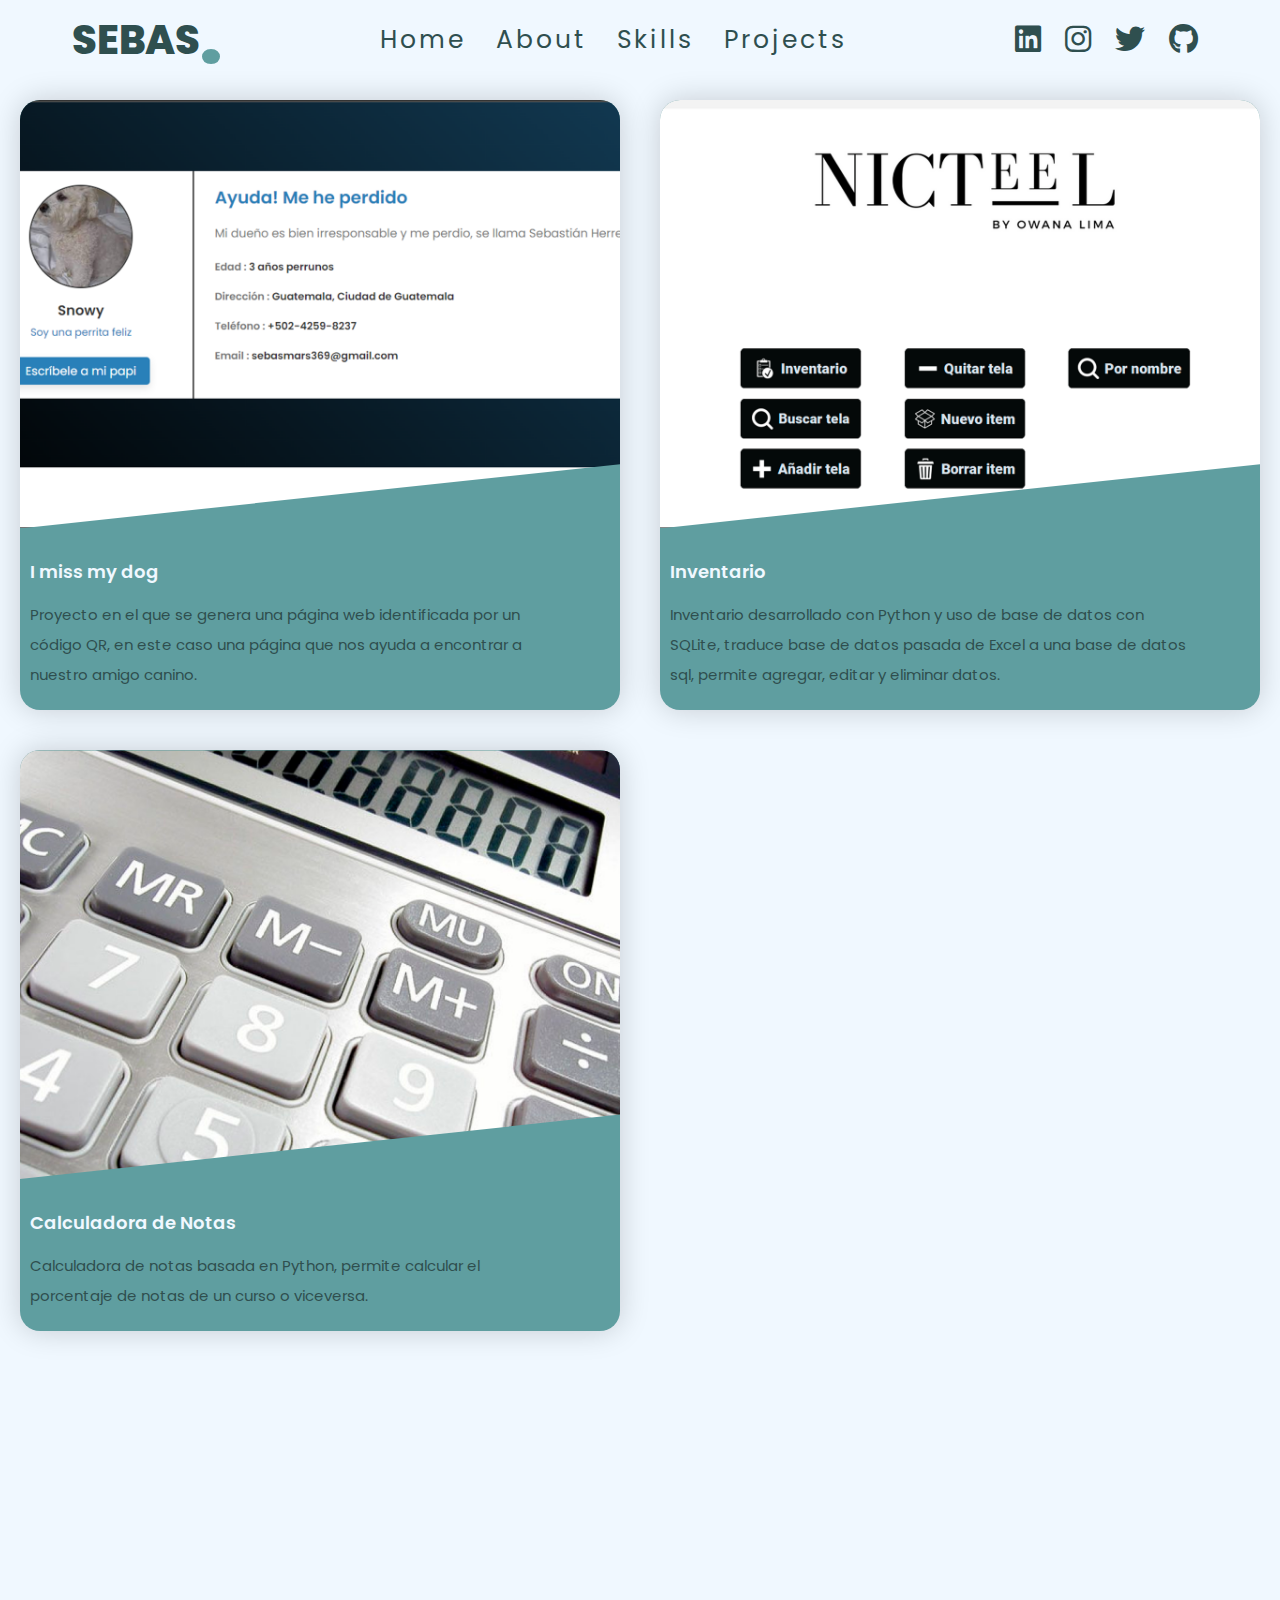
<file: projects.html>
<!DOCTYPE html>
<html lang="en">
<head>
    <meta charset="UTF-8">
    <meta http-equiv="X-UA-Compatible" content="IE=edge">
    <meta name="viewport" content="width=device-width, initial-scale=1.0">
    <link rel="stylesheet" href="https://cdnjs.cloudflare.com/ajax/libs/font-awesome/6.4.0/css/all.min.css">
    <link rel="stylesheet" href="style.css">
    <title>Projects</title>
</head>
<style>A {text-decoration: none;}</style>

<body class="body2">
    <div class="container">
        <nav>
            <div class="logo">sebas<b>.</b></div>
            <ul class="navItems">
                <li><a href="index.html">home</a></li>
                <li><a href="about.html">about</a></li>
                <li><a href="skills.html">skills</a></li>
                <li><a href="projects.html">Projects</a></li>
            </ul>
            <div class="links">
                <a href="https://www.linkedin.com/in/sebasti%C3%A1n-herrera-454867255/" target="_blank"><i class="fab fa-linkedin"></i></a>
                <a href="https://www.instagram.com/sebastianhc.x/" target="_blank"><i class="fab fa-instagram"></i></a>
                <a href="https://twitter.com/Sebastiancho502" target="_blank"><i class="fab fa-twitter"></i></a>  
                <a href="https://github.com/SebastianHerrera" target="_blank"><i class="fab fa-github"></i></a>
            </div>
        </nav>


        <div class="cards">
            <div class="card card1">
                <a href="https://github.com/SebastianHerrera/MissMyDog" target="_blank">
                <div class="container3">
                    <img src="imgs/dog.png" alt="las vegas" class="project">
                </div>
                <div class="details">
                    
                    <h3>I miss my dog</h3>
                    
                    <p>Proyecto en el que se genera una página web identificada por un código QR, en este caso una página que nos ayuda a encontrar a nuestro amigo canino.</p>
                </div>
            </a>
            </div>

            <div class="card card2">
                <a href="https://github.com/SebastianHerrera/InventarioNicteel" target="_blank">
                <div class="container3">
                    <img src="imgs/inventario.png" alt="New York" class="project">
                </div>
                <div class="details">
                    <h3>Inventario</h3>
                    <p>Inventario desarrollado con Python y uso de base de datos con SQLite, traduce base de datos pasada de Excel a una base de datos sql, permite agregar, editar y eliminar datos.</p>
                </div>
            </a>
            </div>
            <div class="card card3">
                <a href="https://github.com/SebastianHerrera/CalculadoraDeNotasApp" target="_blank">
                <div class="container3">
                    <img src="imgs/calc.png" alt="Singapore" class="project">
                </div>
                <div class="details">
                    <h3>Calculadora de Notas</h3>
                    <p>Calculadora de notas basada en Python, permite calcular el porcentaje de notas de un curso o viceversa.</p>
                </div>
                </a>
            </div>
        </div>
        
</body>

</html>
</file>
<file: style.css>
@import url('https://fonts.googleapis.com/css2?family=Poppins:wght@400;700&family=Roboto:wght@900&display=swap');

*{
    margin: 0;
    padding: 0;
    box-sizing: border-box;
    font-family: 'poppins',sans-serif;
}

body{
    overflow: hidden;
}

.container{
    width: 100%;
    min-height: 180vh;
    background-color: aliceblue;
}

nav{
    display: flex;
    width: 100%;
    justify-content: space-around;
    height: 80px;
    line-height: 80px;
    z-index: 111;
}

.logo{
    display: flex;
    font-size: 40px;
    font-weight: 800;
    color:darkslategrey;
    text-transform: uppercase;
}

b{
    font-size: 70px;
    color: cadetblue;
}
.navItems{
    display: flex;

}
.navItems li{
    list-style: none;
    margin: 0 15px;
}
.navItems li a{
    font-size: 25px;
    color: darkslategray;
    letter-spacing: 3px;
    text-decoration: none;
    text-transform: capitalize;
}

.navItems li:hover a,
.links a:hover {
    color: cadetblue;
}

.links a{
    font-size: 30px;
    color: darkslategray;
    margin: 25px 10px;
}

.wrapper{
    display: flex;
    width: 140%;
    height: calc(100vh - 80px);
    justify-content: center;
    align-items: center;
    padding: 0 10%;
    overflow: hidden;
}

.wrapper::before{
    position: absolute;
    content: '';
    
    height: 600px;
    width: 600px;
    border-radius: 50%;
    left: -12%;
    top: 40%;
    background: linear-gradient(45deg,cadetblue,black);
    animation: object1 6s linear infinite;
}
.wrapper::after{
    position: absolute;
    content: '';
    height: 200px;
    width: 200px;
    border-radius: 50%;
    left: 35%;
    top: 12%;
    background: linear-gradient(45deg,cadetblue,black);
    animation: object1 6s linear infinite;
}

@keyframes object1{
    50%{
        left:35%;
        top: 10%;
    }
}

@keyframes object2{
    50%{
        left:-13%;
        top: 41%;
    }
}

.cols{
    width: 50%;
}

.cols0{
    width: 60%;
    z-index: 5;
}

.topline{
    display: block;
    position: relative;
    font-size: 35px;
    letter-spacing: 5px;
    color:darkslategrey;
}

.topline::after{
    position: absolute;
    content: '';
    height: 4px;
    width: 45px;
    bottom: 10px;
    background-color: cadetblue;
}

h1{
    display: block;
    font-size: 7em;
    font-weight: 900;
    color: darkslategrey;
}

.multiText{
    color: cadetblue;
    text-transform: capitalize;
}
p{
    display: block;
    width: 90%;
    font-size: 1.2em;
    color: darkslategrey;
}

.btns{
    width: 100%;
    position: relative;
    left: 150px;
}

button{
    outline: none;
    border: none;
    cursor: pointer;
    font-size: 25px;
    font-weight: 400;
    color:aliceblue;
    background-color: darkslategrey;
    padding: 8px 14px;
    margin: 40px 5px;
    letter-spacing: 2px;
    text-transform: capitalize; 
    box-shadow: 0 15px 10px rgba(0,0,0, 0.4);
}

button:hover{
    background-color: cadetblue;
}  

.image{
    cursor: pointer;
    top: 40px;
    display: block;
    margin-right: auto;
    margin-left: auto;
    height: 400px;
    width: 400px;
    margin-top: 10%;
    border-radius: 50%;
    border-color: cadetblue;
    border-width: 8px;
    border-style: solid;
    opacity: 1;
    filter: grayscale(100%);
    transition: all 800ms;
}

.image:hover{
    transform: rotate(360deg);
    filter: grayscale(0%)
}

.aboutme{
    display: block;
    top: 700px;
    left: 20%;
    width: 65%;
    text-align: center;
}


.aboutme{
    position: absolute;
    bottom: -80px;
    left: 20%;
    width: 65%;
    text-align: center;
    opacity: 0;
}

.aboutme-efecto{
    position: absolute;
    bottom: 0px;
    left: 20%;
    width: 65%;
    text-align: center;
    opacity: 1;
    transition: 1s linear;
}

.body2{
    overflow: auto;
}

:root{
    --blue:cadetblue;
    --black:#333;
    --white:#fff;
    --light-color:#777;
    --light-bg:#eee;
    --box-shadow:0 5px 10px rgba(0,0,0,.1);
  }

html::-webkit-scrollbar{
    width:10px;
  }
  
  html::-webkit-scrollbar-track{
    background: var(--white);
  }
  
  html::-webkit-scrollbar-thumb{
    background: var(--blue);
    border-radius: 50px;
  }

.container2{
    width: 95%;
    overflow: hidden;
    margin: 20px auto;
    padding: 20px 0px;
    background: aliceblue;
}

.box-container{
    padding: 0px;
    margin: 0px;
}

.box{
    list-style: none;
    float: left;
    width: 20%;
    height: 300px;
    background: darkslategrey;
    margin: 110px 0px 0px 55px;
    border-radius: 10px;
    text-align: center;
    font-size: 24px;
    font-weight: bold;
    color:cadetblue;
    padding: 30px;
    text-shadow: 0px 2px 4px black;
}

.img{
    display: block;
    margin-left: auto;
    margin-right: auto;
    margin-top: 0%;
    width: 120px;
    opacity: 0;
}

.python-efecto{
    display: block;
    margin-left: auto;
    margin-right: auto;
    margin-top: 20%;
    width: 120px;
    opacity: 1;
    transition: 1s linear;
}

.html-efecto{
    display: block;
    margin-left: auto;
    margin-right: auto;
    margin-top: 20%;
    width: 120px;
    opacity: 1;
    transition: 1s linear;
}

.css-efecto{
    display: block;
    margin-left: auto;
    margin-right: auto;
    margin-top: 20%;
    width: 120px;
    opacity: 1;
    transition: 1s linear;
}

.angular-efecto{
    display: block;
    margin-left: auto;
    margin-right: auto;
    margin-top: 20%;
    width: 120px;
    opacity: 1;
    transition: 1s linear;
}

.react-efecto{
    display: block;
    margin-left: auto;
    margin-right: auto;
    margin-top: 20%;
    width: 120px;
    opacity: 1;
    transition: 1s linear;
}

.java-efecto{
    display: block;
    margin-left: auto;
    margin-right: auto;
    margin-top: 20%;
    width: 120px;
    opacity: 1;
    transition: 1s linear;
}

.javascript-efecto{
    display: block;
    margin-left: auto;
    margin-right: auto;
    margin-top: 20%;
    width: 120px;
    opacity: 1;
    transition: 1s linear;
}

.sql-efecto{
    display: block;
    margin-left: auto;
    margin-right: auto;
    margin-top: 20%;
    width: 120px;
    opacity: 1;
    transition: 1s linear;
}


.cards{
    display: grid;
    grid-template-columns: repeat(auto-fit,minmax(400px,1fr));
    padding: 20px;
    grid-gap: 40px;
}
.card{
    background-color: cadetblue;
    border-radius: 20px;
    box-shadow: 0 0 30px rgba(0,0,0,0.18);
}
.container3{
    position: relative;
    clip-path: polygon(0 0,100% 0, 100% 85%, 0 100%);
}
.project{
    width: 100%;
    display: block;
    border-radius: 20px 20px 0 0;
}
.container3:after{
    content: "";
    height: 100%;
    width: 100%;
    position: absolute;
    top: 0;
    left: 0;
    border-radius: 20px 20px 0 0;
    opacity: 0.7;
}
.card1>.container3:after{
    background-image: linear-gradient(
        135deg,
        #F7F9F9,
        #73C6B6
    );
}
.card2>.container3:after{
    background-image: linear-gradient(
        135deg,
        #F7F9F9,
        #B2BABB
    );
}
.card3>.container3:after{
    background-image: linear-gradient(
        135deg,
        #F7F9F9,
        #5DADE2
    );
}
.details{
    padding: 20px 10px;
}
.details>a{
    color: aliceblue;
    font-weight: 600;
    font-size: 18px;
    margin: 10px 0 15px 0;
}
.details>h3{
    color: aliceblue;
    font-weight: 600;
    font-size: 18px;
    margin: 10px 0 15px 0;
}

.details>p{
    color: darkslategrey;
    font-size: 15px;
    line-height: 30px;
    font-weight: 400;
}
</file>
